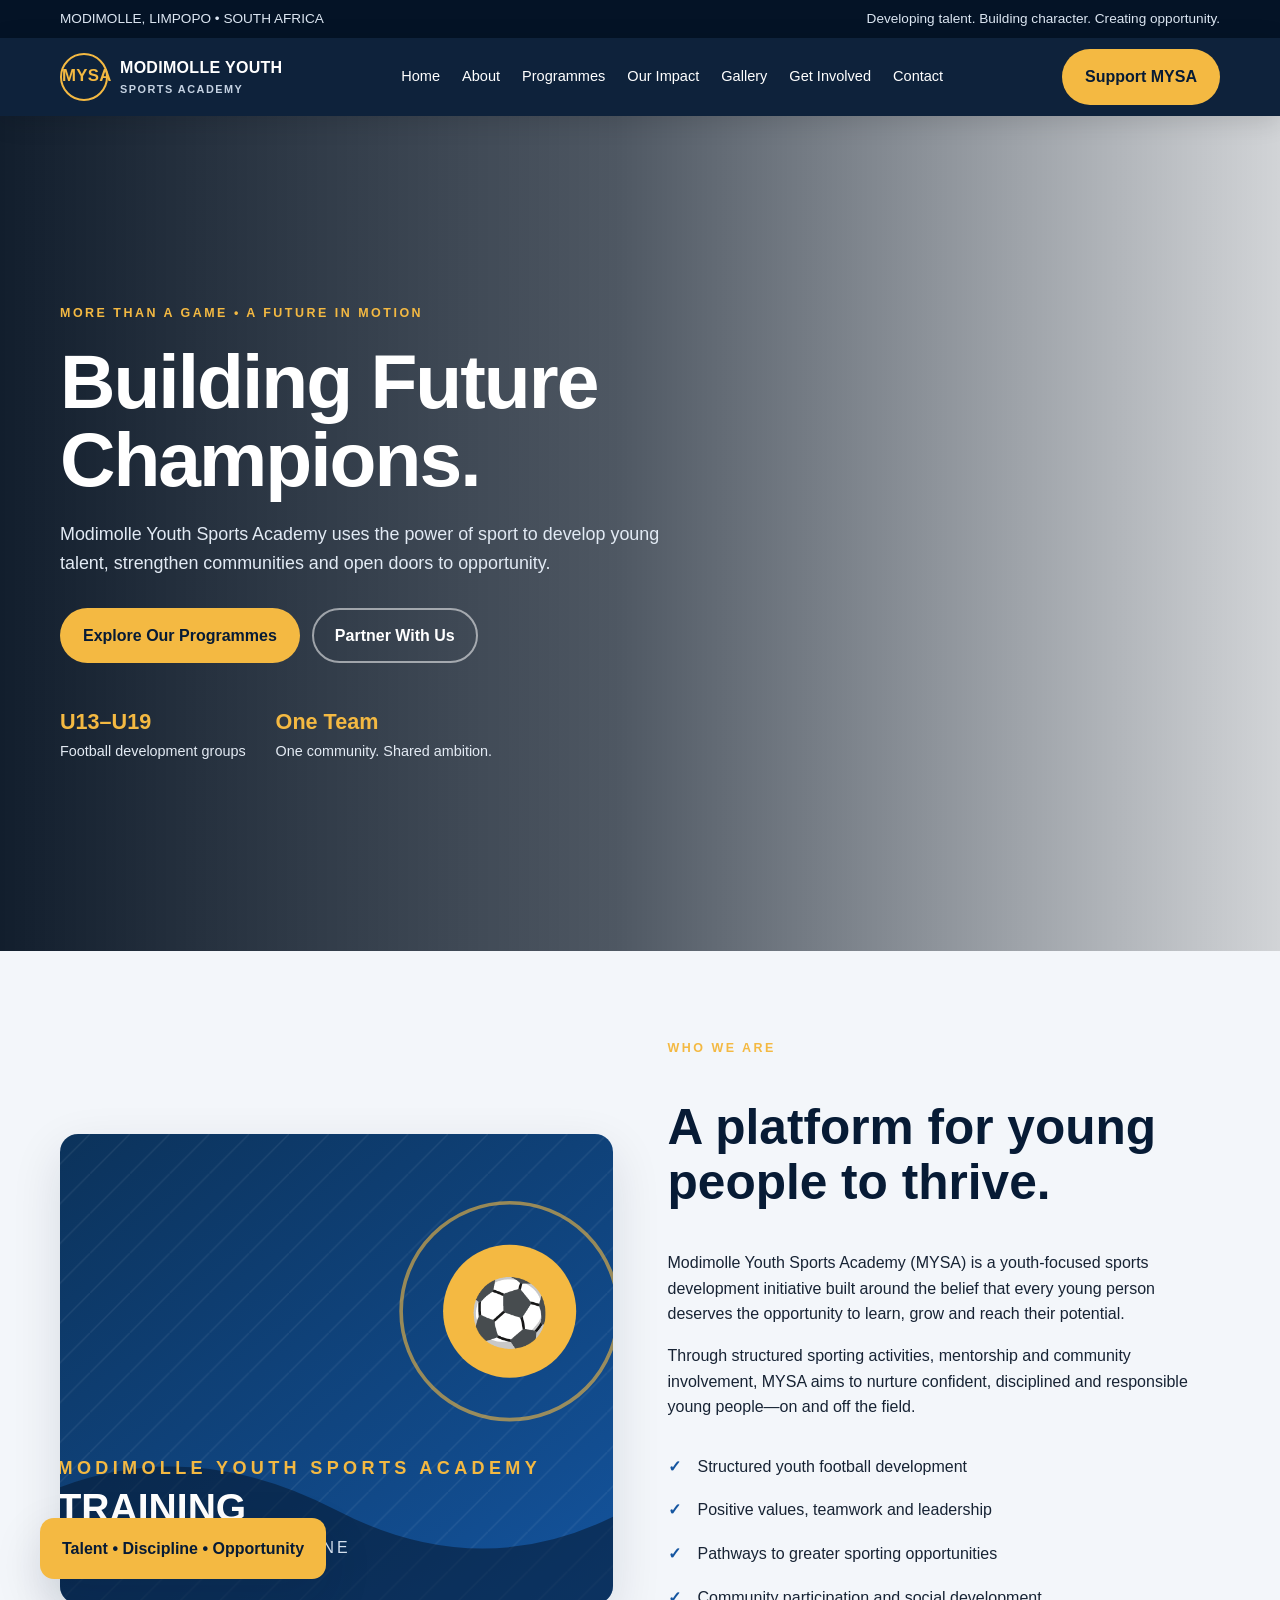
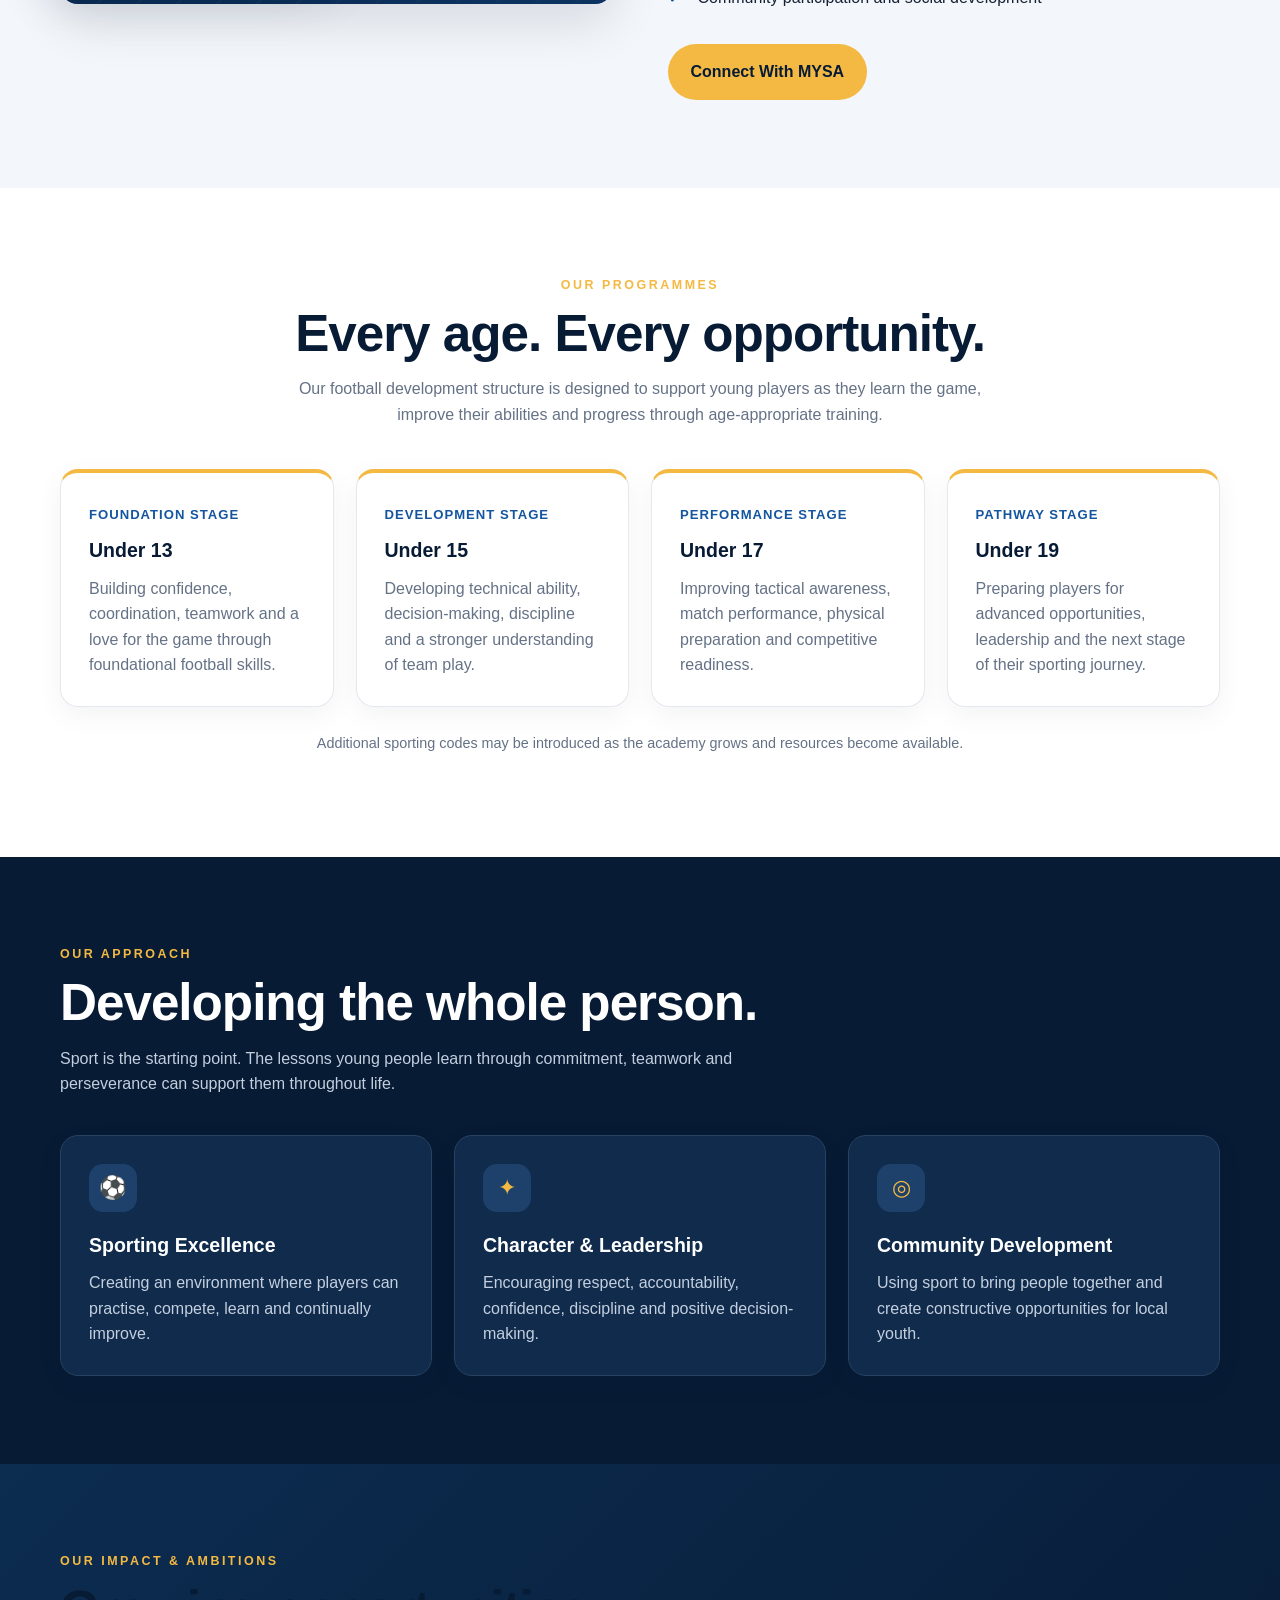
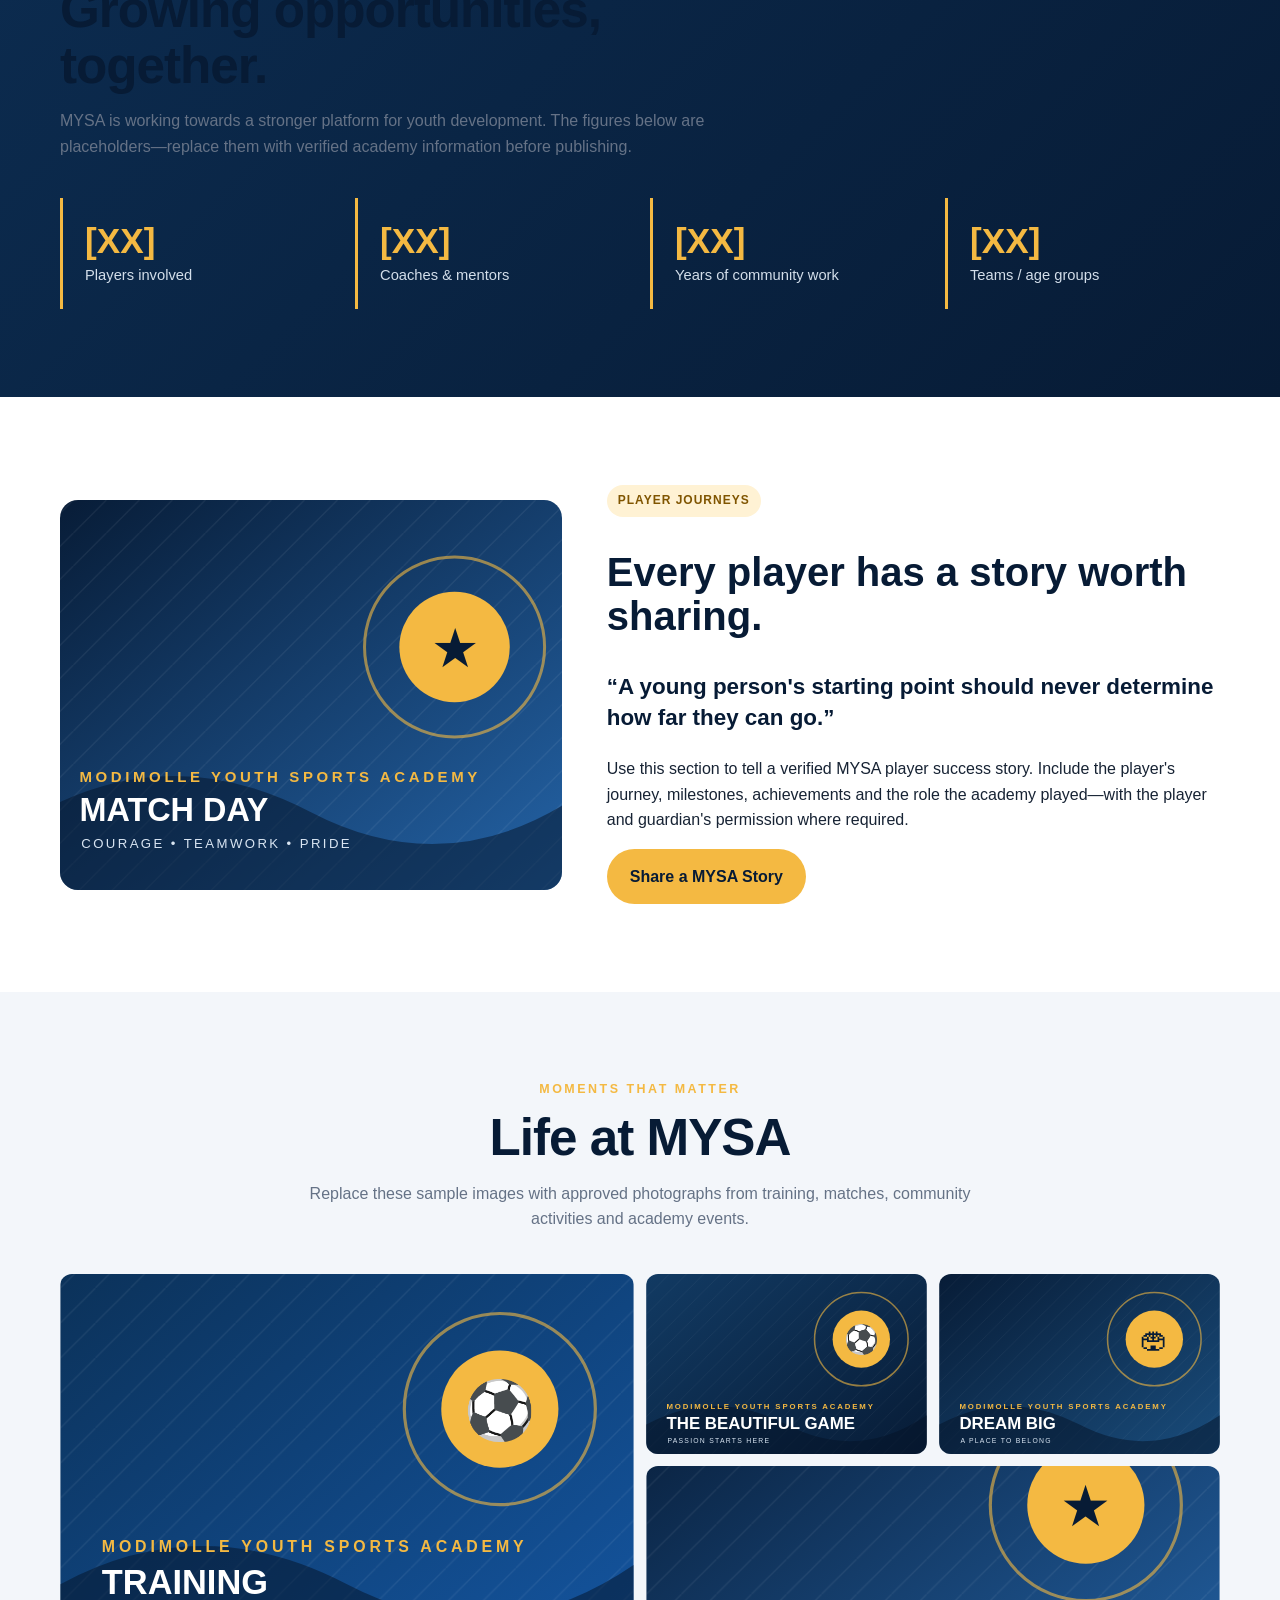
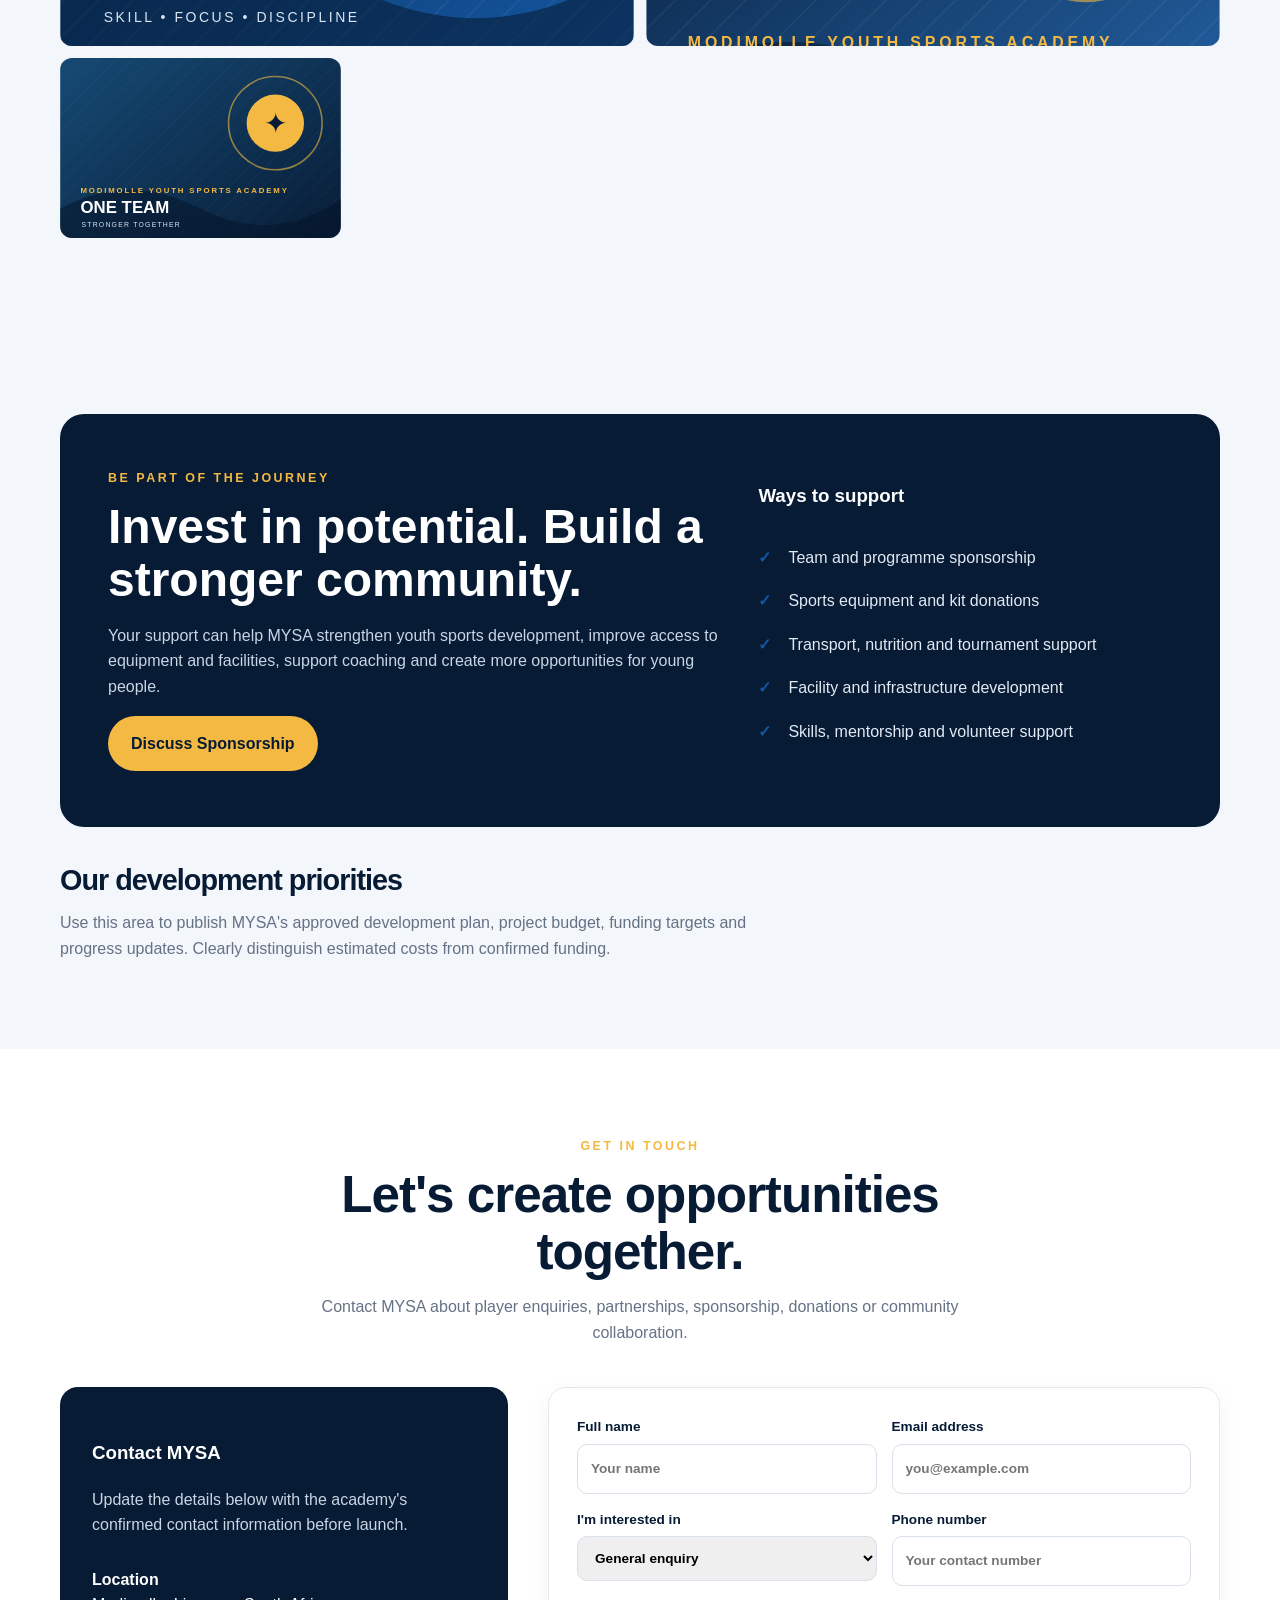
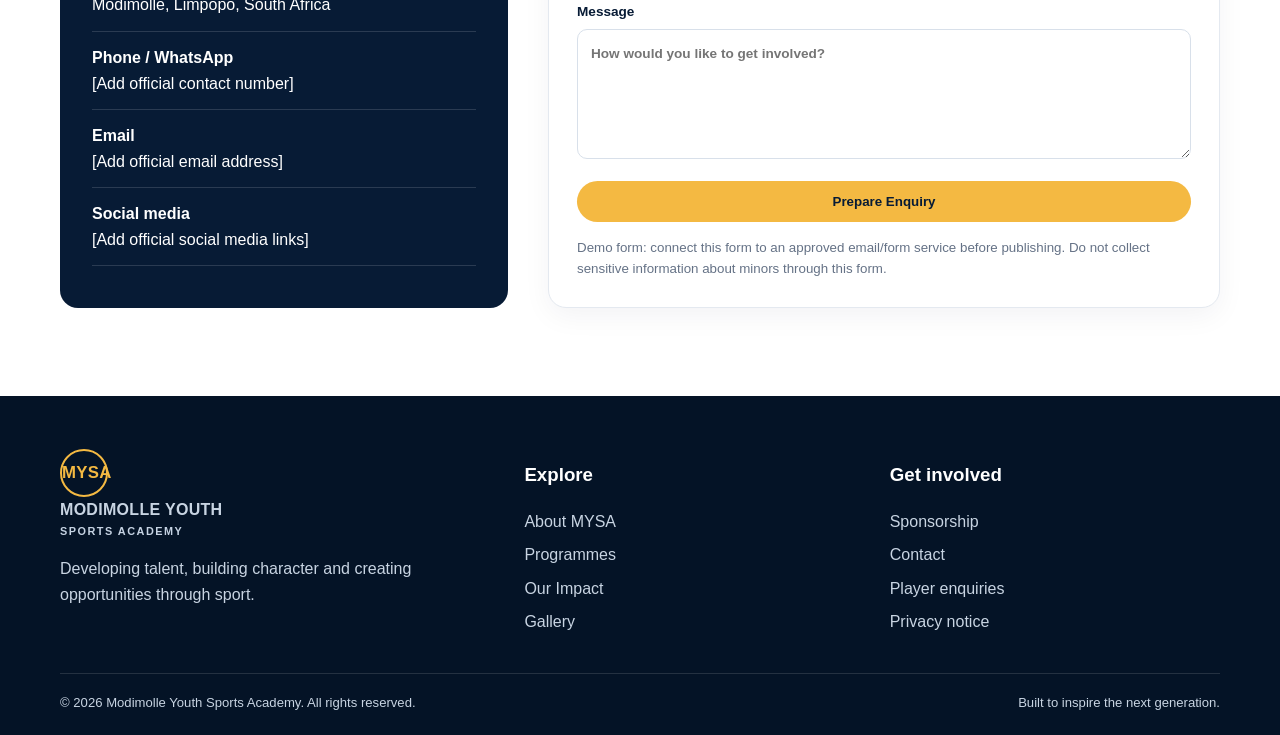
<file: index.html>
<!DOCTYPE html>
<html lang="en">
<head>
  <meta charset="UTF-8">
  <meta name="viewport" content="width=device-width, initial-scale=1.0">
  <meta name="description" content="Modimolle Youth Sports Academy (MYSA) uses sport to develop young people, build confidence and create opportunities through football and community programmes.">
  <meta name="theme-color" content="#071b35">
  <link rel="icon" type="image/svg+xml" href="assets/images/favicon.svg">
  <title>Modimolle Youth Sports Academy | Building Future Champions</title>
  <link rel="stylesheet" href="assets/css/style.css">
</head>
<body>
  <div class="topbar"><div class="container"><span>MODIMOLLE, LIMPOPO • SOUTH AFRICA</span><span>Developing talent. Building character. Creating opportunity.</span></div></div>
  <header>
    <div class="container nav">
      <a class="brand" href="#home"><span class="crest">MYSA</span><span>MODIMOLLE YOUTH<small>SPORTS ACADEMY</small></span></a>
      <nav class="navlinks" id="navlinks"><a href="#home">Home</a><a href="#about">About</a><a href="#programmes">Programmes</a><a href="#impact">Our Impact</a><a href="#gallery">Gallery</a><a href="#sponsorship">Get Involved</a><a href="#contact">Contact</a></nav>
      <a class="btn btn-gold" href="#sponsorship">Support MYSA</a>
      <button class="menu" id="menu" aria-label="Open navigation">☰</button>
    </div>
  </header>
  <main>
    <section class="hero" id="home"><div class="container"><div class="hero-content">
      <div class="eyebrow">More than a game • A future in motion</div>
      <h1>Building Future Champions.</h1>
      <p>Modimolle Youth Sports Academy uses the power of sport to develop young talent, strengthen communities and open doors to opportunity.</p>
      <div class="hero-actions"><a class="btn btn-gold" href="#programmes">Explore Our Programmes</a><a class="btn btn-outline" href="#contact">Partner With Us</a></div>
      <div class="hero-note"><div><strong>U13–U19</strong>Football development groups</div><div><strong>One Team</strong>One community. Shared ambition.</div></div>
    </div></div></section>

    <section class="about" id="about"><div class="container about-layout">
      <div class="photo-stack"><img src="assets/images/training.svg" alt="Young footballers training on a field"><div class="photo-badge">Talent • Discipline • Opportunity</div></div>
      <div><div class="eyebrow">Who we are</div><h2 style="font-size:clamp(2rem,4vw,3.1rem);line-height:1.1;color:var(--navy)">A platform for young people to thrive.</h2>
        <p>Modimolle Youth Sports Academy (MYSA) is a youth-focused sports development initiative built around the belief that every young person deserves the opportunity to learn, grow and reach their potential.</p>
        <p>Through structured sporting activities, mentorship and community involvement, MYSA aims to nurture confident, disciplined and responsible young people—on and off the field.</p>
        <ul class="checklist"><li>Structured youth football development</li><li>Positive values, teamwork and leadership</li><li>Pathways to greater sporting opportunities</li><li>Community participation and social development</li></ul>
        <a class="btn btn-gold" href="#contact">Connect With MYSA</a>
      </div>
    </div></section>

    <section id="programmes"><div class="container"><div class="section-head center"><div class="eyebrow">Our programmes</div><h2>Every age. Every opportunity.</h2><p>Our football development structure is designed to support young players as they learn the game, improve their abilities and progress through age-appropriate training.</p></div>
      <div class="grid four">
        <article class="card age"><span>FOUNDATION STAGE</span><h3>Under 13</h3><p>Building confidence, coordination, teamwork and a love for the game through foundational football skills.</p></article>
        <article class="card age"><span>DEVELOPMENT STAGE</span><h3>Under 15</h3><p>Developing technical ability, decision-making, discipline and a stronger understanding of team play.</p></article>
        <article class="card age"><span>PERFORMANCE STAGE</span><h3>Under 17</h3><p>Improving tactical awareness, match performance, physical preparation and competitive readiness.</p></article>
        <article class="card age"><span>PATHWAY STAGE</span><h3>Under 19</h3><p>Preparing players for advanced opportunities, leadership and the next stage of their sporting journey.</p></article>
      </div>
      <p style="text-align:center;color:var(--muted);margin-top:25px;font-size:.9rem">Additional sporting codes may be introduced as the academy grows and resources become available.</p>
    </div></section>

    <section class="dark"><div class="container"><div class="section-head"><div class="eyebrow">Our approach</div><h2>Developing the whole person.</h2><p>Sport is the starting point. The lessons young people learn through commitment, teamwork and perseverance can support them throughout life.</p></div>
      <div class="grid three">
        <article class="card"><div class="card-icon">⚽</div><h3>Sporting Excellence</h3><p>Creating an environment where players can practise, compete, learn and continually improve.</p></article>
        <article class="card"><div class="card-icon">✦</div><h3>Character & Leadership</h3><p>Encouraging respect, accountability, confidence, discipline and positive decision-making.</p></article>
        <article class="card"><div class="card-icon">◎</div><h3>Community Development</h3><p>Using sport to bring people together and create constructive opportunities for local youth.</p></article>
      </div>
    </div></section>

    <section class="impact" id="impact"><div class="container"><div class="section-head"><div class="eyebrow">Our impact & ambitions</div><h2>Growing opportunities, together.</h2><p>MYSA is working towards a stronger platform for youth development. The figures below are placeholders—replace them with verified academy information before publishing.</p></div>
      <div class="stats"><div class="stat"><strong>[XX]</strong><span>Players involved</span></div><div class="stat"><strong>[XX]</strong><span>Coaches & mentors</span></div><div class="stat"><strong>[XX]</strong><span>Years of community work</span></div><div class="stat"><strong>[XX]</strong><span>Teams / age groups</span></div></div>
    </div></section>

    <section><div class="container story"><img src="assets/images/matchday.svg" alt="Football players competing on a field"><div><span class="tag">Player journeys</span><h2 style="font-size:2.5rem;line-height:1.1;color:var(--navy)">Every player has a story worth sharing.</h2><p class="quote">“A young person's starting point should never determine how far they can go.”</p><p>Use this section to tell a verified MYSA player success story. Include the player's journey, milestones, achievements and the role the academy played—with the player and guardian's permission where required.</p><a class="btn btn-gold" href="#contact">Share a MYSA Story</a></div></div></section>

    <section class="about" id="gallery"><div class="container"><div class="section-head center"><div class="eyebrow">Moments that matter</div><h2>Life at MYSA</h2><p>Replace these sample images with approved photographs from training, matches, community activities and academy events.</p></div>
      <div class="gallery">
        <img src="assets/images/training.svg" alt="Football training session">
        <img src="assets/images/football.svg" alt="Football on the pitch">
        <img src="assets/images/stadium.svg" alt="Football stadium">
        <img src="assets/images/matchday.svg" alt="Football match">
        <img src="assets/images/teamwork.svg" alt="Athletes training">
      </div>
    </div></section>

    <section class="sponsor" id="sponsorship"><div class="container"><div class="sponsor-box"><div><div class="eyebrow">Be part of the journey</div><h2>Invest in potential. Build a stronger community.</h2><p>Your support can help MYSA strengthen youth sports development, improve access to equipment and facilities, support coaching and create more opportunities for young people.</p><a class="btn btn-gold" href="#contact">Discuss Sponsorship</a></div><div><h3>Ways to support</h3><ul class="checklist" style="color:#e2eaf4"><li>Team and programme sponsorship</li><li>Sports equipment and kit donations</li><li>Transport, nutrition and tournament support</li><li>Facility and infrastructure development</li><li>Skills, mentorship and volunteer support</li></ul></div></div>
      <div class="section-head" style="margin:38px 0 0"><h2 style="font-size:1.8rem">Our development priorities</h2><p>Use this area to publish MYSA's approved development plan, project budget, funding targets and progress updates. Clearly distinguish estimated costs from confirmed funding.</p></div>
    </div></section>

    <section id="contact"><div class="container"><div class="section-head center"><div class="eyebrow">Get in touch</div><h2>Let's create opportunities together.</h2><p>Contact MYSA about player enquiries, partnerships, sponsorship, donations or community collaboration.</p></div>
      <div class="contact-layout"><div class="contact-info"><h3>Contact MYSA</h3><p>Update the details below with the academy's confirmed contact information before launch.</p><div class="contact-line"><strong>Location</strong><br>Modimolle, Limpopo, South Africa</div><div class="contact-line"><strong>Phone / WhatsApp</strong><br>[Add official contact number]</div><div class="contact-line"><strong>Email</strong><br>[Add official email address]</div><div class="contact-line"><strong>Social media</strong><br>[Add official social media links]</div></div>
        <form class="card form" id="contactForm">
          <label>Full name<input required name="name" placeholder="Your name"></label>
          <label>Email address<input required type="email" name="email" placeholder="you@example.com"></label>
          <label>I'm interested in<select name="interest"><option>General enquiry</option><option>Player registration</option><option>Sponsorship / partnership</option><option>Donation / equipment support</option><option>Volunteering</option></select></label>
          <label>Phone number<input name="phone" placeholder="Your contact number"></label>
          <label class="full">Message<textarea required name="message" placeholder="How would you like to get involved?"></textarea></label>
          <button class="btn btn-gold full" type="submit">Prepare Enquiry</button>
          <small class="full" style="color:var(--muted)">Demo form: connect this form to an approved email/form service before publishing. Do not collect sensitive information about minors through this form.</small>
        </form>
      </div>
    </div></section>
  </main>
  <footer><div class="container"><div class="footer-grid"><div><a class="brand" href="#home"><span class="crest">MYSA</span><span>MODIMOLLE YOUTH<small>SPORTS ACADEMY</small></span></a><p>Developing talent, building character and creating opportunities through sport.</p></div><div><h3>Explore</h3><a href="#about">About MYSA</a><a href="#programmes">Programmes</a><a href="#impact">Our Impact</a><a href="#gallery">Gallery</a></div><div><h3>Get involved</h3><a href="#sponsorship">Sponsorship</a><a href="#contact">Contact</a><a href="#contact">Player enquiries</a><a href="privacy-policy.html">Privacy notice</a></div></div><div class="copyright"><span>© <span id="year"></span> Modimolle Youth Sports Academy. All rights reserved.</span><span>Built to inspire the next generation.</span></div></div></footer>
  <script src="assets/js/app.js"></script>
</body>
</html>
</file>
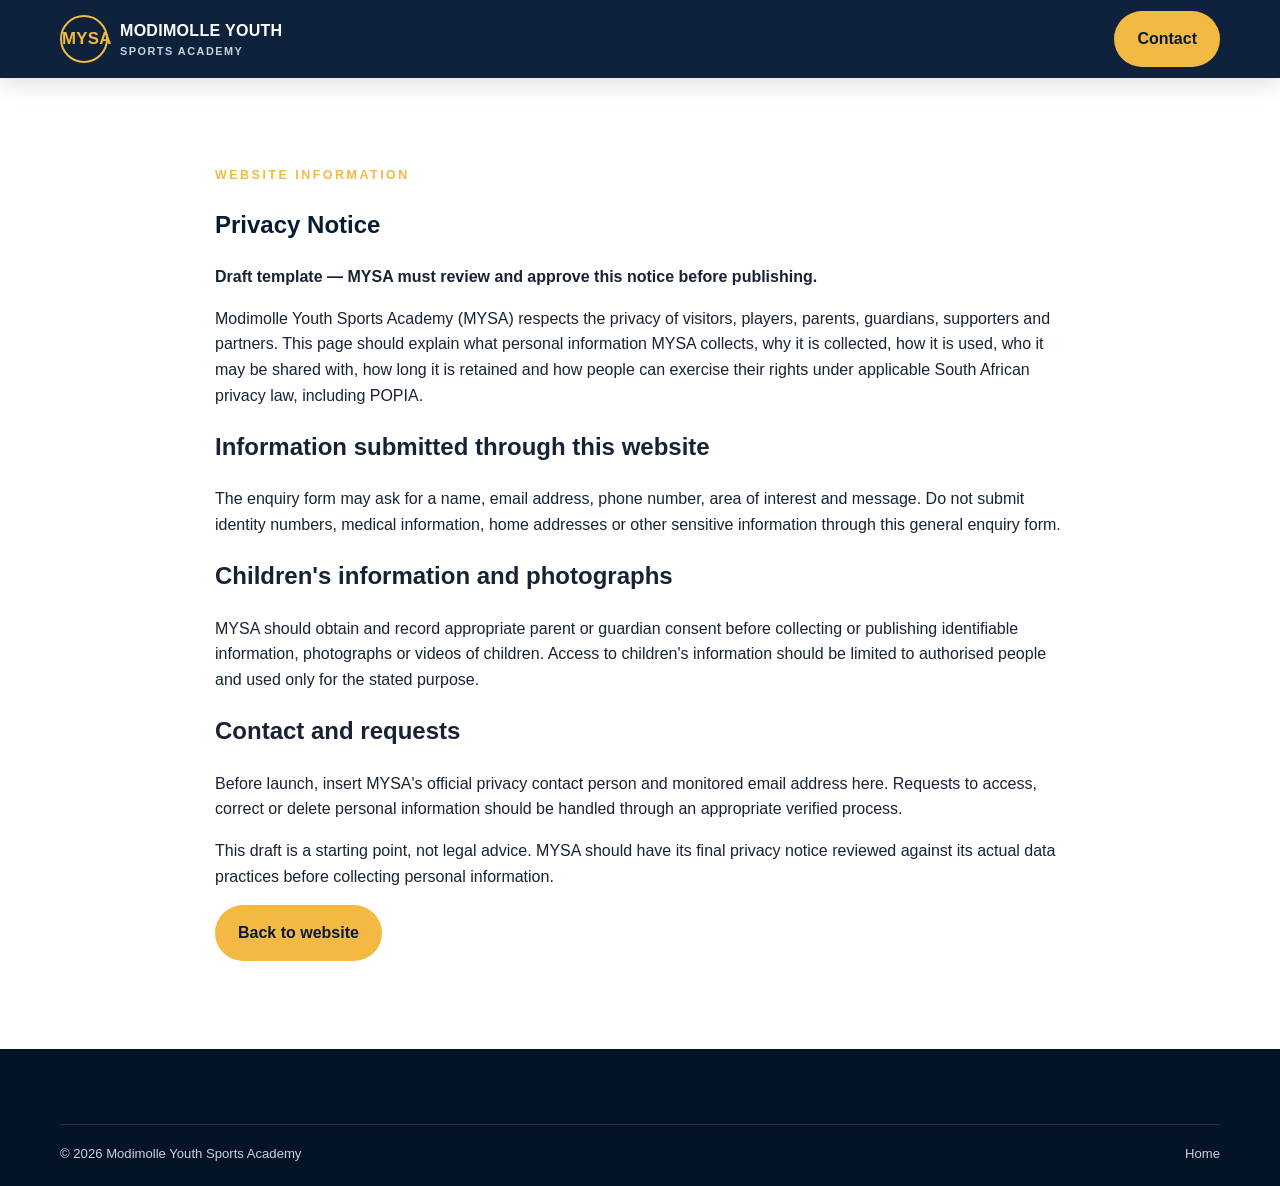
<file: privacy-policy.html>
<!doctype html><html lang="en"><head><meta charset="utf-8"><meta name="viewport" content="width=device-width,initial-scale=1"><meta name="theme-color" content="#071b35"><title>Privacy Notice | MYSA</title><link rel="stylesheet" href="assets/css/style.css"><link rel="icon" href="assets/images/favicon.svg"></head><body><header><div class="container nav"><a class="brand" href="index.html"><span class="crest">MYSA</span><span>MODIMOLLE YOUTH<small>SPORTS ACADEMY</small></span></a><a class="btn btn-gold" href="index.html#contact">Contact</a></div></header><main><section><div class="container" style="max-width:850px"><div class="eyebrow">Website information</div><h1 style="color:#071b35">Privacy Notice</h1><p><strong>Draft template — MYSA must review and approve this notice before publishing.</strong></p><p>Modimolle Youth Sports Academy (MYSA) respects the privacy of visitors, players, parents, guardians, supporters and partners. This page should explain what personal information MYSA collects, why it is collected, how it is used, who it may be shared with, how long it is retained and how people can exercise their rights under applicable South African privacy law, including POPIA.</p><h2>Information submitted through this website</h2><p>The enquiry form may ask for a name, email address, phone number, area of interest and message. Do not submit identity numbers, medical information, home addresses or other sensitive information through this general enquiry form.</p><h2>Children's information and photographs</h2><p>MYSA should obtain and record appropriate parent or guardian consent before collecting or publishing identifiable information, photographs or videos of children. Access to children's information should be limited to authorised people and used only for the stated purpose.</p><h2>Contact and requests</h2><p>Before launch, insert MYSA's official privacy contact person and monitored email address here. Requests to access, correct or delete personal information should be handled through an appropriate verified process.</p><p>This draft is a starting point, not legal advice. MYSA should have its final privacy notice reviewed against its actual data practices before collecting personal information.</p><a class="btn btn-gold" href="index.html">Back to website</a></div></section></main><footer><div class="container"><div class="copyright"><span>© <span id="year"></span> Modimolle Youth Sports Academy</span><a href="index.html">Home</a></div></div></footer><script src="assets/js/app.js"></script></body></html>
</file>
<file: assets/css/style.css>
:root{--navy:#071b35;--blue:#1455a0;--gold:#f4b942;--white:#fff;--ink:#172334;--muted:#657286;--pale:#f3f6fa;--line:#e4e9f0;--radius:18px;--shadow:0 18px 50px rgba(7,27,53,.12)}
    *{box-sizing:border-box}html{scroll-behavior:smooth}body{margin:0;font-family:Arial,Helvetica,sans-serif;color:var(--ink);line-height:1.6}a{color:inherit;text-decoration:none}img{max-width:100%;display:block}.container{width:min(1160px,92%);margin:auto}
    .topbar{background:#041326;color:#dce6f2;font-size:.85rem;padding:8px 0}.topbar .container{display:flex;justify-content:space-between;gap:16px;flex-wrap:wrap}
    header{position:sticky;top:0;z-index:20;background:rgba(7,27,53,.97);backdrop-filter:blur(10px);color:white;box-shadow:0 5px 24px #0002}.nav{min-height:78px;display:flex;align-items:center;justify-content:space-between;gap:24px}.brand{display:flex;align-items:center;gap:12px;font-weight:900;letter-spacing:.3px}.crest{width:48px;height:48px;border:2px solid var(--gold);border-radius:50%;display:grid;place-items:center;color:var(--gold);font-weight:900;font-size:1.05rem}.brand small{display:block;color:#c6d3e3;font-size:.68rem;letter-spacing:1.5px;font-weight:700}.navlinks{display:flex;align-items:center;gap:22px;font-size:.91rem}.navlinks a:hover{color:var(--gold)}.btn{display:inline-flex;align-items:center;justify-content:center;padding:13px 21px;border-radius:999px;font-weight:800;border:2px solid transparent;transition:.2s;cursor:pointer}.btn-gold{background:var(--gold);color:var(--navy)}.btn-gold:hover{background:#ffd16c;transform:translateY(-2px)}.btn-outline{border-color:#ffffff88;color:white}.btn-outline:hover{border-color:var(--gold);color:var(--gold)}.menu{display:none;background:none;border:0;color:white;font-size:1.8rem}
    .hero{min-height:650px;display:flex;align-items:center;color:white;background:linear-gradient(90deg,rgba(3,16,32,.94),rgba(3,16,32,.7) 48%,rgba(3,16,32,.18)),url('https://images.unsplash.com/photo-1522778119026-d647f0596c20?auto=format&fit=crop&w=2000&q=85') center/cover}.hero-content{max-width:720px;padding:100px 0}.eyebrow{color:var(--gold);font-size:.78rem;font-weight:900;letter-spacing:2.5px;text-transform:uppercase}.hero h1{font-size:clamp(2.8rem,6vw,5.4rem);line-height:1.02;margin:18px 0 22px;letter-spacing:-2px}.hero p{font-size:1.12rem;color:#e2eaf4;max-width:620px;margin-bottom:30px}.hero-actions{display:flex;gap:12px;flex-wrap:wrap}.hero-note{margin-top:42px;display:flex;gap:30px;flex-wrap:wrap;color:#e3eaf3;font-size:.9rem}.hero-note strong{display:block;color:var(--gold);font-size:1.35rem}
    section{padding:88px 0}.section-head{max-width:700px;margin-bottom:38px}.section-head.center{text-align:center;margin:0 auto 42px}.section-head h2{font-size:clamp(2rem,4vw,3.2rem);line-height:1.1;color:var(--navy);margin:10px 0 14px;letter-spacing:-1px}.section-head p{color:var(--muted);margin:0}.grid{display:grid;gap:22px}.two{grid-template-columns:repeat(2,1fr)}.three{grid-template-columns:repeat(3,1fr)}.four{grid-template-columns:repeat(4,1fr)}
    .about{background:var(--pale)}.about-layout{display:grid;grid-template-columns:1fr 1fr;gap:55px;align-items:center}.photo-stack{position:relative}.photo-stack img{height:470px;width:100%;object-fit:cover;border-radius:var(--radius);box-shadow:var(--shadow)}.photo-badge{position:absolute;bottom:25px;left:-20px;background:var(--gold);color:var(--navy);padding:18px 22px;border-radius:14px;font-weight:900;box-shadow:var(--shadow)}.checklist{padding:0;list-style:none;margin:25px 0}.checklist li{padding:9px 0 9px 30px;position:relative}.checklist li:before{content:"✓";position:absolute;left:0;color:var(--blue);font-weight:900}
    .card{background:white;border:1px solid var(--line);border-radius:var(--radius);padding:28px;box-shadow:0 8px 28px rgba(7,27,53,.05)}.card-icon{width:48px;height:48px;border-radius:14px;background:#eaf1fa;color:var(--blue);display:grid;place-items:center;font-size:1.4rem;margin-bottom:18px}.card h3{margin:0 0 9px;color:var(--navy);font-size:1.22rem}.card p{color:var(--muted);margin:0}.age{border-top:4px solid var(--gold)}.age span{display:inline-block;color:var(--blue);font-weight:900;font-size:.82rem;letter-spacing:1px;margin-bottom:10px}
    .dark{background:var(--navy);color:white}.dark .section-head h2{color:white}.dark .section-head p{color:#c3cfdd}.dark .card{background:#102b4c;border-color:#29425f;color:white}.dark .card h3{color:white}.dark .card p{color:#c4d0df}.dark .card-icon{background:#1d416b;color:var(--gold)}
    .impact{background:linear-gradient(135deg,#0c2c50,#071b35);color:white}.stats{display:grid;grid-template-columns:repeat(4,1fr);gap:20px}.stat{padding:22px;border-left:3px solid var(--gold)}.stat strong{display:block;font-size:2.2rem;color:var(--gold);line-height:1.2}.stat span{color:#d3deea;font-size:.92rem}
    .story{display:grid;grid-template-columns:.9fr 1.1fr;gap:45px;align-items:center}.story img{width:100%;height:390px;object-fit:cover;border-radius:var(--radius)}.quote{font-size:1.4rem;line-height:1.4;color:var(--navy);font-weight:800}.tag{display:inline-block;padding:6px 11px;background:#fff2d4;color:#805500;border-radius:99px;font-size:.75rem;font-weight:900;text-transform:uppercase;letter-spacing:1px}
    .sponsor{background:var(--pale)}.sponsor-box{background:var(--navy);color:white;border-radius:24px;padding:48px;display:grid;grid-template-columns:1.2fr .8fr;gap:30px;align-items:center}.sponsor-box h2{font-size:clamp(2rem,4vw,3rem);line-height:1.1;margin:12px 0}.sponsor-box p{color:#c9d5e3}.sponsor-box .btn{justify-self:start}
    .gallery{display:grid;grid-template-columns:repeat(4,1fr);grid-auto-rows:180px;gap:12px}.gallery img{width:100%;height:100%;object-fit:cover;border-radius:12px}.gallery img:first-child{grid-column:span 2;grid-row:span 2}.gallery img:nth-child(4){grid-column:span 2}
    .contact-layout{display:grid;grid-template-columns:.8fr 1.2fr;gap:40px}.contact-info{background:var(--navy);color:white;padding:32px;border-radius:var(--radius)}.contact-info p{color:#c9d5e3}.contact-line{padding:13px 0;border-bottom:1px solid #ffffff24}.form{display:grid;grid-template-columns:1fr 1fr;gap:15px}.form label{font-size:.85rem;font-weight:800;color:var(--navy)}.form input,.form select,.form textarea{width:100%;margin-top:6px;padding:13px;border:1px solid #d8e0ea;border-radius:10px;font:inherit}.form textarea{min-height:130px;resize:vertical}.full{grid-column:1/-1}.form button{border:0}
    footer{background:#041326;color:#c8d4e2;padding:45px 0 22px}.footer-grid{display:grid;grid-template-columns:1.3fr 1fr 1fr;gap:35px}.footer-grid h3{color:white}.footer-grid a{display:block;margin:8px 0}.copyright{border-top:1px solid #ffffff20;margin-top:30px;padding-top:18px;font-size:.82rem;display:flex;justify-content:space-between;gap:12px;flex-wrap:wrap}
    @media(max-width:900px){.navlinks{display:none;position:absolute;top:78px;left:0;right:0;background:var(--navy);padding:22px 5%;flex-direction:column;align-items:flex-start}.navlinks.open{display:flex}.menu{display:block}.nav>.btn{display:none}.about-layout,.story,.contact-layout,.sponsor-box{grid-template-columns:1fr}.four,.stats{grid-template-columns:repeat(2,1fr)}.photo-badge{left:12px}.gallery{grid-template-columns:repeat(2,1fr)}}
    @media(max-width:600px){section{padding:65px 0}.hero{min-height:600px}.hero-content{padding:75px 0}.hero h1{letter-spacing:-1px}.two,.three,.four,.stats,.footer-grid{grid-template-columns:1fr}.gallery{grid-auto-rows:145px}.sponsor-box{padding:30px 24px}.form{grid-template-columns:1fr}.full{grid-column:auto}.photo-stack img{height:340px}.topbar .container{justify-content:center}}
</file>
